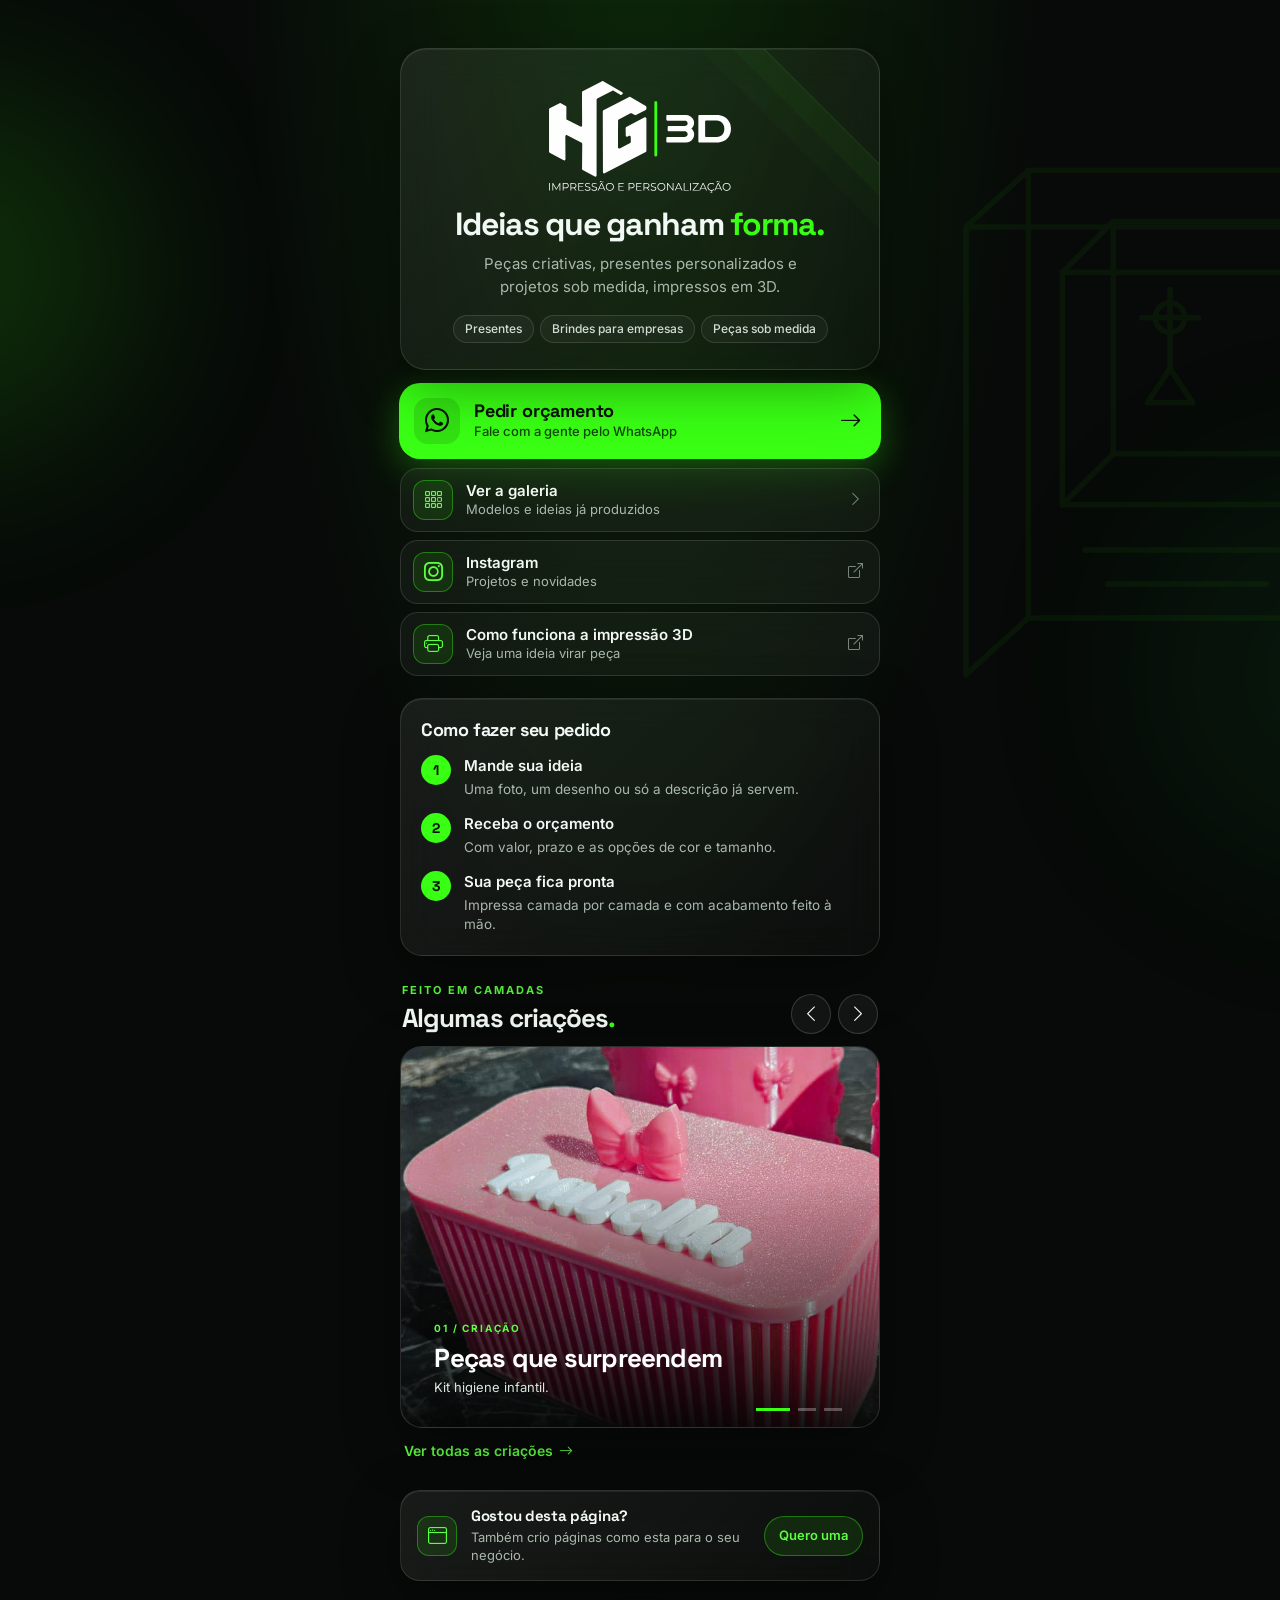
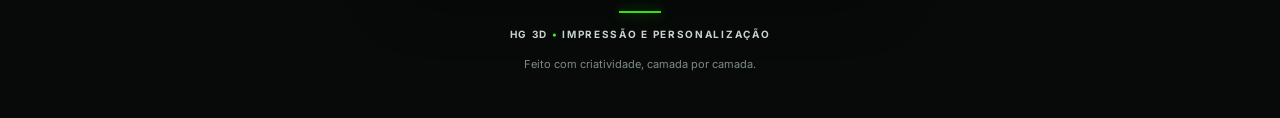
<file: index.html>
<!doctype html>
<html lang="pt-BR">
<head>
  <!-- Metadados e recursos externos -->
  <meta charset="utf-8">
  <meta name="viewport" content="width=device-width, initial-scale=1">
  <meta name="theme-color" content="#070a08">
  <meta name="description" content="HG 3D | Impressão 3D e personalização. Ideias que ganham forma.">
  <title>HG 3D | Impressão e Personalização</title>

  <!-- Tipografia, Bootstrap e estilos do projeto -->
  <link rel="preconnect" href="https://fonts.googleapis.com">
  <link rel="preconnect" href="https://fonts.gstatic.com" crossorigin>
  <link href="https://fonts.googleapis.com/css2?family=Inter:wght@400;500;600;700&family=Space+Grotesk:wght@500;600;700&display=swap" rel="stylesheet">
  <link href="https://cdn.jsdelivr.net/npm/bootstrap@5.3.3/dist/css/bootstrap.min.css" rel="stylesheet">
  <link href="https://cdn.jsdelivr.net/npm/bootstrap-icons@1.11.3/font/bootstrap-icons.min.css" rel="stylesheet">
  <link rel="stylesheet" href="style.css">
</head>
<body>
  <!-- Efeitos decorativos de fundo -->
  <div class="ambient ambient-one" aria-hidden="true"></div>
  <div class="ambient ambient-two" aria-hidden="true"></div>

  <main class="page-shell">
    <!-- Marca -->
    <header class="brand glass-panel">
      <img class="brand-logo" src="assets/fotos/LOGO.svg" alt="HG 3D | Impressão 3D e Personalização">
      <h1>Ideias que ganham <span>forma.</span></h1>
      <p class="intro">Peças criativas, presentes personalizados e projetos sob medida, impressos em 3D.</p>
      <ul class="tags" aria-label="O que fazemos">
        <li>Presentes</li>
        <li>Brindes para empresas</li>
        <li>Peças sob medida</li>
      </ul>
    </header>

    <!-- Ação principal: o que a maioria dos visitantes veio fazer -->
    <a class="cta-main" data-link="whatsapp" href="#" target="_blank" rel="noopener noreferrer">
      <span class="cta-icon" aria-hidden="true"><i class="bi bi-whatsapp"></i></span>
      <span class="cta-text"><strong>Pedir orçamento</strong><small>Fale com a gente pelo WhatsApp</small></span>
      <i class="bi bi-arrow-right cta-arrow" aria-hidden="true"></i>
    </a>

    <!-- Outros caminhos -->
    <nav class="link-list" aria-label="Mais links">
      <a class="link-row" data-link="catalog" href="catalogo.html">
        <span class="link-icon" aria-hidden="true"><i class="bi bi-grid-3x3-gap"></i></span>
        <span class="link-text"><strong>Ver a galeria</strong><small>Modelos e ideias já produzidos</small></span>
        <i class="bi bi-chevron-right link-arrow" aria-hidden="true"></i>
      </a>
      <a class="link-row" data-link="instagram" href="#" target="_blank" rel="noopener noreferrer">
        <span class="link-icon" aria-hidden="true"><i class="bi bi-instagram"></i></span>
        <span class="link-text"><strong>Instagram</strong><small>Projetos e novidades</small></span>
        <i class="bi bi-box-arrow-up-right link-arrow" aria-hidden="true"></i>
      </a>
      <a class="link-row" data-link="how" href="#" target="_blank" rel="noopener noreferrer">
        <span class="link-icon" aria-hidden="true"><i class="bi bi-printer"></i></span>
        <span class="link-text"><strong>Como funciona a impressão 3D</strong><small>Veja uma ideia virar peça</small></span>
        <i class="bi bi-box-arrow-up-right link-arrow" aria-hidden="true"></i>
      </a>
    </nav>

    <!-- Passo a passo do pedido -->
    <section class="steps glass-panel" aria-labelledby="steps-title">
      <h2 id="steps-title">Como fazer seu pedido</h2>
      <ol>
        <li><span class="step-n">1</span><div><strong>Mande sua ideia</strong><p>Uma foto, um desenho ou só a descrição já servem.</p></div></li>
        <li><span class="step-n">2</span><div><strong>Receba o orçamento</strong><p>Com valor, prazo e as opções de cor e tamanho.</p></div></li>
        <li><span class="step-n">3</span><div><strong>Sua peça fica pronta</strong><p>Impressa camada por camada e com acabamento feito à mão.</p></div></li>
      </ol>
    </section>

    <!-- Carrossel de projetos -->
    <section class="portfolio-section" aria-labelledby="portfolio-title">
      <div class="section-heading">
        <div>
          <p class="eyebrow">FEITO EM CAMADAS</p>
          <h2 id="portfolio-title">Algumas criações<span>.</span></h2>
        </div>
        <div class="carousel-controls">
          <button class="carousel-arrow" type="button" data-bs-target="#portfolioCarousel" data-bs-slide="prev" aria-label="Foto anterior"><i class="bi bi-chevron-left" aria-hidden="true"></i></button>
          <button class="carousel-arrow" type="button" data-bs-target="#portfolioCarousel" data-bs-slide="next" aria-label="Próxima foto"><i class="bi bi-chevron-right" aria-hidden="true"></i></button>
        </div>
      </div>

      <div id="portfolioCarousel" class="carousel slide portfolio-carousel glass-panel" data-bs-ride="carousel" data-bs-interval="4500">
        <div class="carousel-indicators">
          <button type="button" data-bs-target="#portfolioCarousel" data-bs-slide-to="0" class="active" aria-current="true" aria-label="Foto 1"></button>
          <button type="button" data-bs-target="#portfolioCarousel" data-bs-slide-to="1" aria-label="Foto 2"></button>
          <button type="button" data-bs-target="#portfolioCarousel" data-bs-slide-to="2" aria-label="Foto 3"></button>
        </div>

        <div class="carousel-inner">
          <div class="carousel-item active">
            <img src="assets/fotos/impressao-01.svg" class="d-block w-100 portfolio-image" alt="Kit higiene infantil impresso em 3D">
            <div class="carousel-caption"><span class="photo-tag">01 / CRIAÇÃO</span><h3>Peças que surpreendem</h3><p>Kit higiene infantil.</p></div>
          </div>
          <div class="carousel-item">
            <img src="assets/fotos/impressao-02.svg" class="d-block w-100 portfolio-image" alt="Chaveiros personalizados impressos em 3D">
            <div class="carousel-caption"><span class="photo-tag">02 / PERSONALIZAÇÃO</span><h3>Chaveiro personalizado</h3><p>Para seu evento ou empresa.</p></div>
          </div>
          <div class="carousel-item">
            <img src="assets/fotos/impressao-03.svg" class="d-block w-100 portfolio-image" alt="Peça sob medida impressa em 3D">
            <div class="carousel-caption"><span class="photo-tag">03 / SOB MEDIDA</span><h3>Da ideia para a realidade</h3><p>Seu próximo projeto pode aparecer aqui.</p></div>
          </div>
        </div>
      </div>

      <a class="see-all" href="catalogo.html">Ver todas as criações <i class="bi bi-arrow-right" aria-hidden="true"></i></a>
    </section>

    <!-- Serviço extra, separado do pedido de peças -->
    <section class="site-cta glass-panel">
      <span class="link-icon" aria-hidden="true"><i class="bi bi-window"></i></span>
      <div>
        <h2>Gostou desta página?</h2>
        <p>Também crio páginas como esta para o seu negócio.</p>
      </div>
      <a class="btn-ghost" data-link="site-whatsapp" href="#" target="_blank" rel="noopener noreferrer">Quero uma</a>
    </section>

    <footer>
      <div class="footer-rule"></div>
      <p>HG 3D <span>•</span> IMPRESSÃO E PERSONALIZAÇÃO</p>
      <small>Feito com criatividade, camada por camada.</small>
    </footer>
  </main>

  <script src="https://cdn.jsdelivr.net/npm/bootstrap@5.3.3/dist/js/bootstrap.bundle.min.js"></script>
  <script src="script.js"></script>
</body>
</html>
</file>
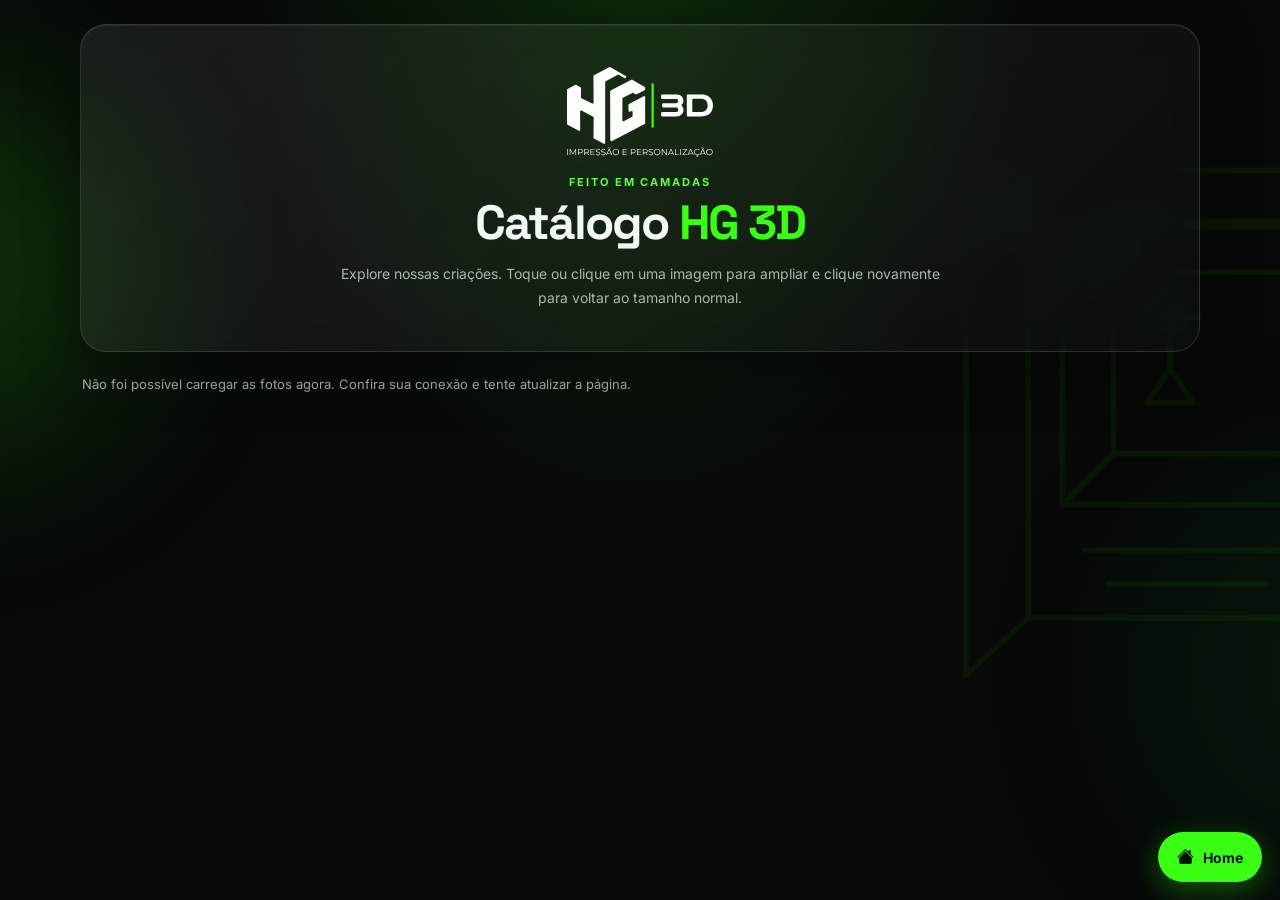
<file: catalogo.html>
<!doctype html>
<html lang="pt-BR">
<head>
  <meta charset="utf-8">
  <meta name="viewport" content="width=device-width, initial-scale=1">
  <meta name="theme-color" content="#070a08">
  <meta name="description" content="Catálogo de criações e peças personalizadas da HG 3D.">
  <title>Catálogo | HG 3D</title>
  <link rel="preconnect" href="https://fonts.googleapis.com">
  <link rel="preconnect" href="https://fonts.gstatic.com" crossorigin>
  <link href="https://fonts.googleapis.com/css2?family=Inter:wght@400;500;600;700&family=Space+Grotesk:wght@500;600;700&display=swap" rel="stylesheet">
  <link href="https://cdn.jsdelivr.net/npm/bootstrap-icons@1.11.3/font/bootstrap-icons.min.css" rel="stylesheet">
  <link rel="stylesheet" href="style.css">
</head>
<body class="gallery-page">
  <div class="ambient ambient-one" aria-hidden="true"></div>
  <div class="ambient ambient-two" aria-hidden="true"></div>
  <div class="grid-glow" aria-hidden="true"></div>

  <main class="gallery-shell">
    <header class="gallery-header glass-panel">
      <a class="gallery-logo" href="index.html" aria-label="Voltar para a página inicial da HG 3D">
        <img src="assets/fotos/LOGO.svg" alt="HG 3D">
      </a>
      <p class="eyebrow">FEITO EM CAMADAS</p>
      <h1>Catálogo <span>HG 3D</span></h1>
      <p class="gallery-intro">Explore nossas criações. Toque ou clique em uma imagem para ampliar e clique novamente para voltar ao tamanho normal.</p>
    </header>

    <p id="gallery-status" class="gallery-status" role="status">Carregando as criações...</p>
    <section id="gallery-grid" class="gallery-grid" aria-label="Galeria de produtos HG 3D"></section>
  </main>

  <a class="floating-home" href="index.html" aria-label="Voltar para a página inicial" title="Voltar para a Home">
    <i class="bi bi-house-fill" aria-hidden="true"></i>
    <span>Home</span>
  </a>

  <script src="gallery.js"></script>
</body>
</html>
</file>
<file: style.css>
/* =========================================================
   HG 3D | Estilos principais
   Identidade: preto, verde neon e vidro fosco
   ========================================================= */

:root {
  --bg: #070a08;
  --text: #f2f8f3;
  --muted: #a9b8ad;
  --faint: #7d8c81;
  --neon: #39ff14;
  --neon-hover: #6aff4e;
  --neon-ink: #031203;
  --neon-text: #5cff3f;
  --neon-soft: rgba(57, 255, 20, .10);
  --neon-line: rgba(57, 255, 20, .38);
  --line: rgba(255, 255, 255, .12);
  --surface: rgba(255, 255, 255, .045);
  --surface-hover: rgba(255, 255, 255, .08);
  --font: Inter, system-ui, -apple-system, "Segoe UI", sans-serif;
  --font-display: "Space Grotesk", Inter, system-ui, sans-serif;
}

* { box-sizing: border-box; }
html { min-height: 100%; background: var(--bg); }

body {
  position: relative;
  isolation: isolate;
  min-height: 100vh;
  margin: 0;
  overflow-x: hidden;
  color: var(--text);
  background: radial-gradient(ellipse at 50% -12%, rgba(57, 255, 20, .13) 0%, transparent 45%), var(--bg);
  font-family: var(--font);
  -webkit-font-smoothing: antialiased;
}

/* Fundo quadriculado e desenho sutil de uma impressora 3D */
body::before {
  content: "";
  position: fixed;
  inset: 0;
  z-index: -2;
  opacity: .18;
  pointer-events: none;
  background-image:
    linear-gradient(rgba(255,255,255,.03) 1px, transparent 1px),
    linear-gradient(90deg, rgba(255,255,255,.03) 1px, transparent 1px);
  background-size: 44px 44px;
  mask-image: linear-gradient(to bottom, #000, transparent 78%);
}
body::after {
  content: "";
  position: fixed;
  z-index: -1;
  top: 12%;
  right: -18%;
  width: min(75vw, 680px);
  height: min(75vw, 680px);
  opacity: .05;
  pointer-events: none;
  background: url("assets/fotos/impressora-fundo.svg") center / contain no-repeat;
}

.ambient {
  position: fixed;
  z-index: -1;
  width: 360px;
  height: 360px;
  border-radius: 50%;
  filter: blur(100px);
  opacity: .16;
  pointer-events: none;
}
.ambient-one { top: 10%; left: -230px; background: #39ff14; }
.ambient-two { right: -240px; bottom: 5%; background: #0f6b22; }

:focus-visible { outline: 2px solid var(--neon); outline-offset: 3px; }

/* Layout geral e cartões de vidro */
.page-shell {
  position: relative;
  width: min(100% - 32px, 480px);
  margin: auto;
  padding: 20px 0 28px;
}
.glass-panel {
  border: 1px solid var(--line);
  background: linear-gradient(135deg, rgba(255,255,255,.075), rgba(255,255,255,.02));
  box-shadow: 0 18px 55px rgba(0,0,0,.35), inset 0 1px 0 rgba(255,255,255,.07);
  backdrop-filter: blur(18px);
  -webkit-backdrop-filter: blur(18px);
}

/* Marca */
.brand {
  position: relative;
  overflow: hidden;
  padding: 22px 20px 20px;
  border-radius: 26px;
  text-align: center;
}
.brand::before {
  content: "";
  position: absolute;
  top: -115px;
  right: -145px;
  width: 220px;
  height: 220px;
  transform: rotate(45deg);
  border: 1px solid rgba(57,255,20,.16);
  box-shadow: 0 0 0 22px rgba(57,255,20,.03), 0 0 0 45px rgba(57,255,20,.02);
}
.brand-logo {
  display: block;
  width: min(100%, 260px);
  max-height: 112px;
  margin: 0 auto 14px;
  object-fit: contain;
}
h1 {
  margin: 0;
  font: 700 clamp(26px, 7vw, 32px)/1.1 var(--font-display);
  letter-spacing: -.04em;
}
h1 span, .section-heading h2 span { color: var(--neon); }
.intro {
  max-width: 340px;
  margin: 10px auto 0;
  color: var(--muted);
  font-size: 15px;
  line-height: 1.55;
}
.tags {
  display: flex;
  flex-wrap: wrap;
  justify-content: center;
  gap: 6px;
  margin: 16px 0 0;
  padding: 0;
  list-style: none;
}
.tags li {
  padding: 4px 11px;
  border: 1px solid var(--line);
  border-radius: 999px;
  color: #d2ddd5;
  background: rgba(255,255,255,.04);
  font-size: 12px;
  font-weight: 500;
}

/* Ação principal */
.cta-main {
  display: flex;
  align-items: center;
  gap: 14px;
  margin-top: 14px;
  padding: 14px 18px 14px 14px;
  border-radius: 20px;
  color: var(--neon-ink);
  text-decoration: none;
  background: var(--neon);
  box-shadow: 0 0 0 1px var(--neon), 0 10px 36px rgba(57,255,20,.30);
  transition: transform .2s, box-shadow .2s, background .2s;
}
.cta-main:hover, .cta-main:focus-visible {
  transform: translateY(-2px);
  color: var(--neon-ink);
  background: var(--neon-hover);
  box-shadow: 0 0 0 1px var(--neon-hover), 0 14px 44px rgba(57,255,20,.42);
}
.cta-icon {
  display: grid;
  width: 46px;
  height: 46px;
  flex: none;
  place-items: center;
  border-radius: 14px;
  background: rgba(3,18,3,.12);
  font-size: 24px;
}
.cta-text { display: grid; flex: 1; min-width: 0; }
.cta-text strong { font: 700 18px/1.2 var(--font-display); letter-spacing: -.01em; }
.cta-text small { font-size: 13px; font-weight: 500; opacity: .78; }
.cta-arrow { font-size: 22px; }

/* Outros links */
.link-list {
  display: grid;
  gap: 8px;
  margin-top: 10px;
}
.link-row {
  display: flex;
  align-items: center;
  gap: 13px;
  min-height: 64px;
  padding: 10px 16px 10px 12px;
  border: 1px solid var(--line);
  border-radius: 18px;
  color: var(--text);
  text-decoration: none;
  background: var(--surface);
  backdrop-filter: blur(15px);
  transition: transform .2s, border-color .2s, background .2s;
}
.link-row:hover, .link-row:focus-visible {
  transform: translateY(-2px);
  border-color: var(--neon-line);
  color: var(--text);
  background: var(--surface-hover);
}
.link-icon {
  display: grid;
  width: 40px;
  height: 40px;
  flex: none;
  place-items: center;
  border: 1px solid var(--neon-line);
  border-radius: 12px;
  color: var(--neon-text);
  background: var(--neon-soft);
  font-size: 19px;
  line-height: 1;
}
.link-text { display: grid; flex: 1; min-width: 0; gap: 1px; }
.link-text strong { font-size: 15px; font-weight: 600; line-height: 1.3; }
.link-text small { color: var(--muted); font-size: 13px; line-height: 1.3; }
.link-arrow { color: var(--faint); font-size: 15px; transition: color .2s, transform .2s; }
.link-row:hover .link-arrow { color: var(--neon-text); transform: translateX(2px); }

/* Passo a passo */
.steps {
  margin-top: 22px;
  padding: 20px;
  border-radius: 22px;
}
.steps h2, .site-cta h2 {
  margin: 0 0 14px;
  font: 700 18px/1.25 var(--font-display);
  letter-spacing: -.02em;
}
.steps ol { display: grid; gap: 14px; margin: 0; padding: 0; list-style: none; }
.steps li { display: flex; gap: 13px; align-items: flex-start; }
.step-n {
  display: grid;
  width: 30px;
  height: 30px;
  flex: none;
  place-items: center;
  border-radius: 50%;
  color: var(--neon-ink);
  background: var(--neon);
  font: 700 14px/1 var(--font-display);
}
.steps strong { display: block; font-size: 15px; font-weight: 600; }
.steps p { margin: 2px 0 0; color: var(--muted); font-size: 13.5px; line-height: 1.45; }

/* Carrossel do portfólio */
.portfolio-section { margin-top: 26px; }
.eyebrow {
  margin: 0 0 6px;
  color: var(--neon-text);
  font-size: 11px;
  font-weight: 700;
  letter-spacing: .18em;
}
.section-heading {
  display: flex;
  align-items: end;
  justify-content: space-between;
  gap: 16px;
  margin: 0 2px 12px;
}
.section-heading h2 {
  margin: 0;
  font: 700 clamp(22px, 6vw, 26px)/1.15 var(--font-display);
  letter-spacing: -.035em;
}
.carousel-controls { display: flex; flex-shrink: 0; gap: 7px; }
.carousel-arrow {
  display: grid;
  width: 40px;
  height: 40px;
  place-items: center;
  border: 1px solid rgba(255,255,255,.16);
  border-radius: 50%;
  color: #fff;
  background: rgba(255,255,255,.05);
  font-size: 18px;
  line-height: 1;
  transition: border-color .2s, color .2s, background .2s;
}
.carousel-arrow:hover {
  border-color: var(--neon-line);
  color: var(--neon-text);
  background: var(--neon-soft);
}
.portfolio-carousel { position: relative; overflow: hidden; border-radius: 22px; }
.portfolio-image {
  width: 100%;
  height: clamp(260px, 72vw, 380px);
  object-fit: cover;
}
.portfolio-carousel::after {
  position: absolute;
  inset: 35% 0 0;
  pointer-events: none;
  content: "";
  background: linear-gradient(transparent, rgba(3,5,4,.92));
}
.carousel-caption {
  z-index: 2;
  right: 7%;
  bottom: 30px;
  left: 7%;
  padding: 0;
  text-align: left;
}
.carousel-caption h3 {
  margin: 6px 0 4px;
  font: 700 clamp(20px, 5.5vw, 26px)/1.15 var(--font-display);
  letter-spacing: -.03em;
}
.carousel-caption p { margin: 0; color: #dbe6de; font-size: 13px; }
.photo-tag { color: var(--neon-text); font-size: 10px; font-weight: 700; letter-spacing: .18em; }
.portfolio-carousel .carousel-indicators {
  z-index: 3;
  justify-content: flex-end;
  margin: 0 7% 16px;
}
.portfolio-carousel .carousel-indicators [data-bs-target] {
  width: 18px;
  height: 3px;
  margin: 0 4px;
  border: 0;
  background: rgba(255,255,255,.55);
}
.portfolio-carousel .carousel-indicators .active { width: 34px; background: var(--neon); }
.see-all {
  display: inline-flex;
  align-items: center;
  gap: 6px;
  margin: 12px 4px 0;
  color: var(--neon-text);
  font-size: 14px;
  font-weight: 600;
  text-decoration: none;
}
.see-all:hover { color: var(--neon-hover); text-decoration: underline; }

/* Serviço de sites */
.site-cta {
  display: flex;
  align-items: center;
  gap: 14px;
  margin-top: 28px;
  padding: 16px;
  border-radius: 20px;
}
.site-cta > div { flex: 1; min-width: 0; }
.site-cta h2 { margin: 0 0 2px; font-size: 15px; }
.site-cta p { margin: 0; color: var(--muted); font-size: 13px; line-height: 1.4; }
.btn-ghost {
  flex: none;
  padding: 9px 14px;
  border: 1px solid var(--neon-line);
  border-radius: 999px;
  color: var(--neon-text);
  background: var(--neon-soft);
  font-size: 13px;
  font-weight: 600;
  text-decoration: none;
  white-space: nowrap;
  transition: background .2s, border-color .2s;
}
.btn-ghost:hover { color: var(--neon-text); border-color: var(--neon); background: rgba(57,255,20,.16); }

/* Rodapé */
footer { padding: 30px 10px 0; text-align: center; }
.footer-rule {
  width: 42px;
  height: 2px;
  margin: 0 auto 14px;
  background: var(--neon);
  box-shadow: 0 0 12px rgba(57,255,20,.55);
}
footer p { margin: 0 0 8px; color: #cfdad2; font-size: 10px; font-weight: 700; letter-spacing: .17em; }
footer p span { color: var(--neon); }
footer small { color: var(--faint); font-size: 11px; }

@media (min-width: 700px) {
  .page-shell { padding-top: 48px; padding-bottom: 44px; }
  .brand { padding: 32px 30px 26px; }
}
@media (max-width: 380px) {
  .page-shell { width: calc(100% - 24px); padding-top: 12px; }
  .brand { padding: 18px 14px 16px; }
  .brand-logo { width: min(100%, 220px); }
  .cta-main { gap: 12px; padding: 12px 14px 12px 12px; }
  .cta-text strong { font-size: 17px; }
  .site-cta { flex-wrap: wrap; }
  .site-cta .btn-ghost { margin-left: 54px; }
  body::after { top: 22%; right: -35%; width: 100vw; height: 100vw; opacity: .035; }
}
@media (prefers-reduced-motion: reduce) {
  *, *::before, *::after { transition: none !important; scroll-behavior: auto !important; }
}

/* =========================================================
   HG 3D | Página do catálogo / galeria
   ========================================================= */
.gallery-page {
  min-height: 100vh;
  padding: 24px 18px 100px;
}
.gallery-shell { width: min(100%, 1120px); margin: 0 auto; }
.gallery-header {
  position: relative;
  overflow: hidden;
  margin-bottom: 24px;
  padding: clamp(22px, 5vw, 42px);
  border-radius: 26px;
  text-align: center;
}
.gallery-logo { display: inline-flex; align-items: center; justify-content: center; margin-bottom: 18px; }
.gallery-logo img { display: block; width: min(210px, 55vw); max-height: 90px; object-fit: contain; }
.gallery-header .eyebrow { margin-bottom: 8px; }
.gallery-header h1 { margin: 0; font-size: clamp(30px, 6vw, 48px); }
.gallery-header h1 span { color: var(--neon); }
.gallery-intro {
  max-width: 620px;
  margin: 12px auto 0;
  color: var(--muted);
  font-size: 14px;
  line-height: 1.7;
}
.gallery-status { margin: 0 2px 14px; color: var(--muted); font-size: 13px; }
.gallery-grid {
  display: grid;
  grid-template-columns: repeat(3, minmax(0, 1fr));
  align-items: start;
  gap: 16px;
}
.gallery-item {
  position: relative;
  display: flex;
  width: 100%;
  min-width: 0;
  flex-direction: column;
  padding: 0;
  overflow: hidden;
  border: 1px solid var(--line);
  border-radius: 17px;
  color: var(--text);
  text-align: left;
  background: linear-gradient(135deg, rgba(255,255,255,.07), rgba(255,255,255,.02));
  box-shadow: 0 12px 32px rgba(0,0,0,.2);
  cursor: zoom-in;
  transition: transform .25s ease, border-color .25s ease, box-shadow .25s ease;
}
.gallery-item:hover { border-color: var(--neon-line); box-shadow: 0 16px 38px rgba(0,0,0,.32), 0 0 18px rgba(57,255,20,.08); }
.gallery-item img {
  display: block;
  width: 100%;
  aspect-ratio: 1 / 1;
  object-fit: cover;
  background: #0d120e;
}
.gallery-caption {
  display: block;
  padding: 10px 12px;
  overflow-wrap: anywhere;
  color: #dfe9e2;
  font-size: 12.5px;
  line-height: 1.4;
}
.gallery-zoom-hint {
  position: absolute;
  top: 10px;
  right: 10px;
  display: grid;
  width: 32px;
  height: 32px;
  place-items: center;
  border: 1px solid rgba(255,255,255,.25);
  border-radius: 50%;
  color: #fff;
  background: rgba(7,10,8,.72);
  backdrop-filter: blur(8px);
}
.gallery-item.is-expanded {
  z-index: 3;
  grid-column: 1 / -1;
  cursor: zoom-out;
  border-color: var(--neon);
  box-shadow: 0 20px 60px rgba(0,0,0,.46), 0 0 24px rgba(57,255,20,.12);
}
.gallery-item.is-expanded img {
  aspect-ratio: auto;
  width: 100%;
  max-height: 78vh;
  object-fit: contain;
  background: #040605;
}
.gallery-item.is-expanded .gallery-zoom-hint i::before { content: "\f286"; }
.floating-home {
  position: fixed;
  z-index: 20;
  right: max(18px, env(safe-area-inset-right));
  bottom: max(18px, env(safe-area-inset-bottom));
  display: inline-flex;
  min-height: 50px;
  align-items: center;
  justify-content: center;
  gap: 9px;
  padding: 0 19px;
  border-radius: 999px;
  color: var(--neon-ink);
  text-decoration: none;
  font-size: 14px;
  font-weight: 700;
  background: var(--neon);
  box-shadow: 0 8px 28px rgba(57,255,20,.30);
  transition: transform .2s ease, box-shadow .2s ease;
}
.floating-home:hover, .floating-home:focus-visible {
  transform: translateY(-3px);
  color: var(--neon-ink);
  background: var(--neon-hover);
  box-shadow: 0 12px 34px rgba(57,255,20,.42);
}
.floating-home i { font-size: 17px; }
@media (max-width: 760px) {
  .gallery-grid { grid-template-columns: repeat(2, minmax(0, 1fr)); gap: 12px; }
  .gallery-page { padding: 14px 12px 90px; }
  .gallery-header { border-radius: 21px; }
}
@media (max-width: 420px) {
  .gallery-grid { gap: 9px; }
  .gallery-caption { padding: 9px; font-size: 11.5px; }
  .gallery-item { border-radius: 13px; }
  .floating-home { right: 14px; bottom: 14px; min-height: 46px; padding: 0 16px; }
}
</file>
